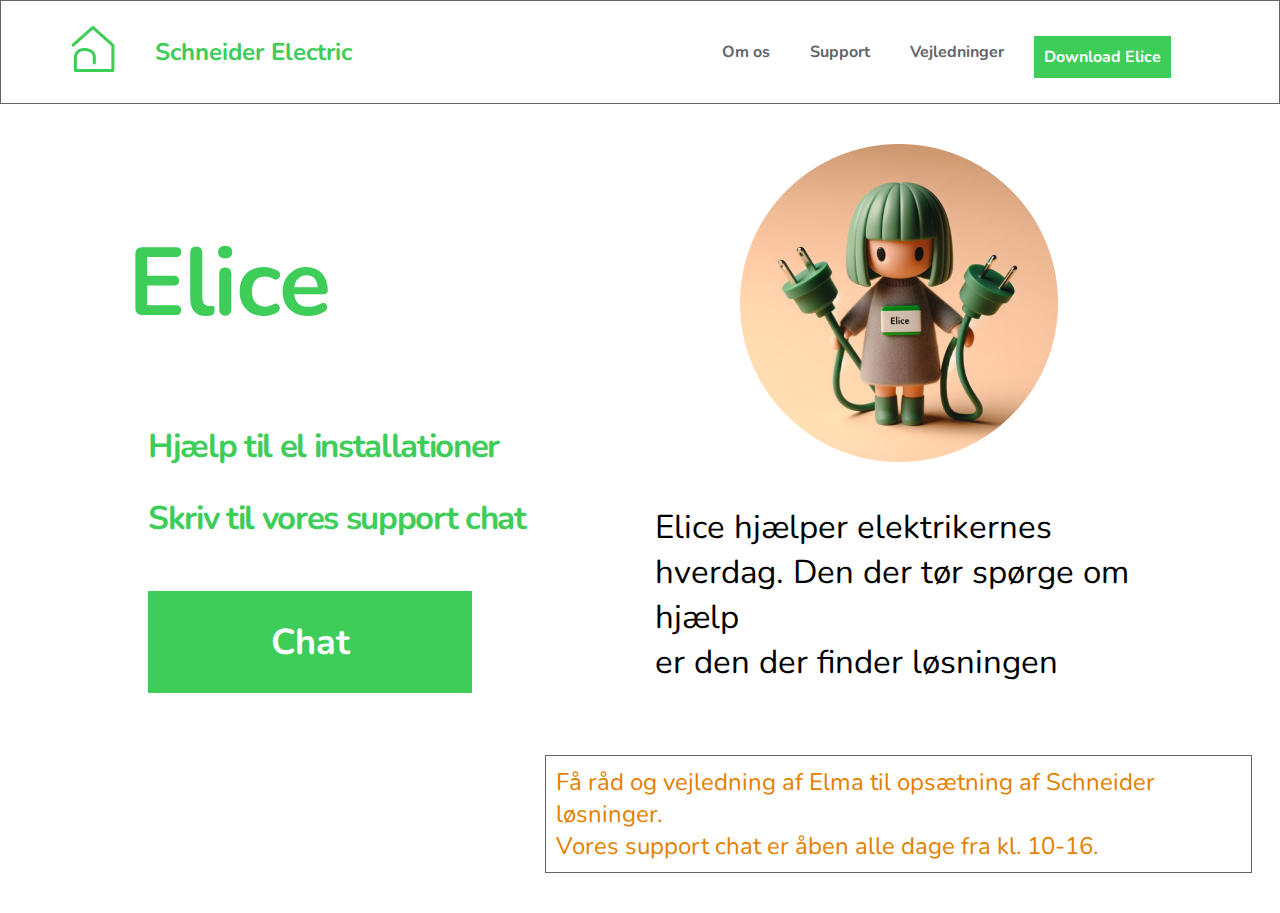
<file: index.html>
<!DOCTYPE html>
<html lang="en">

<head>
    <meta charset="UTF-8">
    <meta name="viewport" content="width=device-width, initial-scale=1.0">
    <title>Starts side</title>
    <link rel="stylesheet" href="css-filer/main.css">
    <link
        href="https://fonts.googleapis.com/css2?family=Crimson+Pro:ital,wght@0,200..900;1,200..900&family=Dancing+Script:wght@400..700&family=Lora:ital,wght@0,400..700;1,400..700&family=Nunito:ital,wght@0,200..1000;1,200..1000&family=Spectral:ital,wght@0,200;0,300;0,400;0,500;0,600;0,700;0,800;1,200;1,300;1,400;1,500;1,600;1,700;1,800&display=swap"
        rel="stylesheet">
</head>

<body>
    <!--Mobil version-->
    <div class="container">
        <h1 class="navn-e">Elice</h1>
        <h3 class="Velkommen-index">Velkommen</h3>
        <img src="img/image13.png" alt="logo" class="logo">
        <p class="nyher">Elice, appen der kan hjælpe dig</p>
        <a href="opretbruger.html" class="opretbruger-btn">Opret bruger</a>
        <p class="allerede-bruger">Allerede bruger?</p>
        <a href="logind.html" class="login-btn">Log Ind</a>
    </div>

    <!--Desktop og tablet version-->
    <nav class="navbar">
        <ul class=" nav-ul nav-ul-left">
            <li><a href="#"><img src="img/Vector.svg" alt="Schneider Electric logo"></a></li>
            <li><a href="#" class="logo-navn">Schneider Electric</a></li>
        </ul>
        <ul class="nav-ul nav-ul-right">
            <li>
                <a href="#">Om os</a>
                <ul class="sub-menu">
                    <li><a href="#">Historie</a></li>
                    <li><a href="#">Vores Værdier</a></li>
                    <li><a href="#">Vores team</a></li>
                    <li><a href="#">Anmeldelser</a></li>
                </ul>
            </li>
            <li>
                <a href="#">Support</a>
                <ul class="sub-menu">
                    <li><a href="chat.html">Chat</a></li>
                    <li><a href="#">Kundeservice</a></li>
                    <li><a href="#">Ofte stillede spørgsmål</a></li>
                </ul>
            </li>
            <li>
                <a href="#">Vejledninger</a>
                <ul class="sub-menu">
                    <li><a href="#">Fejlfindning</a></li>
                    <li><a href="#">Programmering og IT</a></li>
                    <li><a href="#">Vedligeholdelse</a></li>
                    <li><a href="installation.html">Installationer</a></li>
                    <li><a href="#">Sikkerhed</a></li>
                    <li><a href="#">Opgraderinger</a></li>
                </ul>
            </li>
            <li><a class="d-el" href="#">Download Elice</a></li>
        </ul>
    </nav>
    
    <div class="container-index">
        <div class="first-row">
            <h1 class="desktop-title">Elice</h1>
            <h2 class="desktop">Hjælp til el installationer</h2>
            <h2 class="desktop">Skriv til vores support chat</h2>
            <a href="chat.html" class="btn-chat">Chat</a>
        </div>
        <div class="second-row">
            <div class="image-content">
                <img src="img/image13.png" class="desktop-img" alt="elice app">
            </div>
            <div class="txt-content">
                <p class="desktop-txt-1">Elice hjælper elektrikernes hverdag. Den der tør spørge om hjælp<br>er den der finder løsningen</p>
                <br>
                <p class="desktop-txt">Få råd og vejledning af Elma til opsætning af Schneider løsninger.<br>Vores support chat er åben alle dage fra kl. 10-16.</p>
            </div>
        </div>
    </div>
    

</body>

</html>
</file>
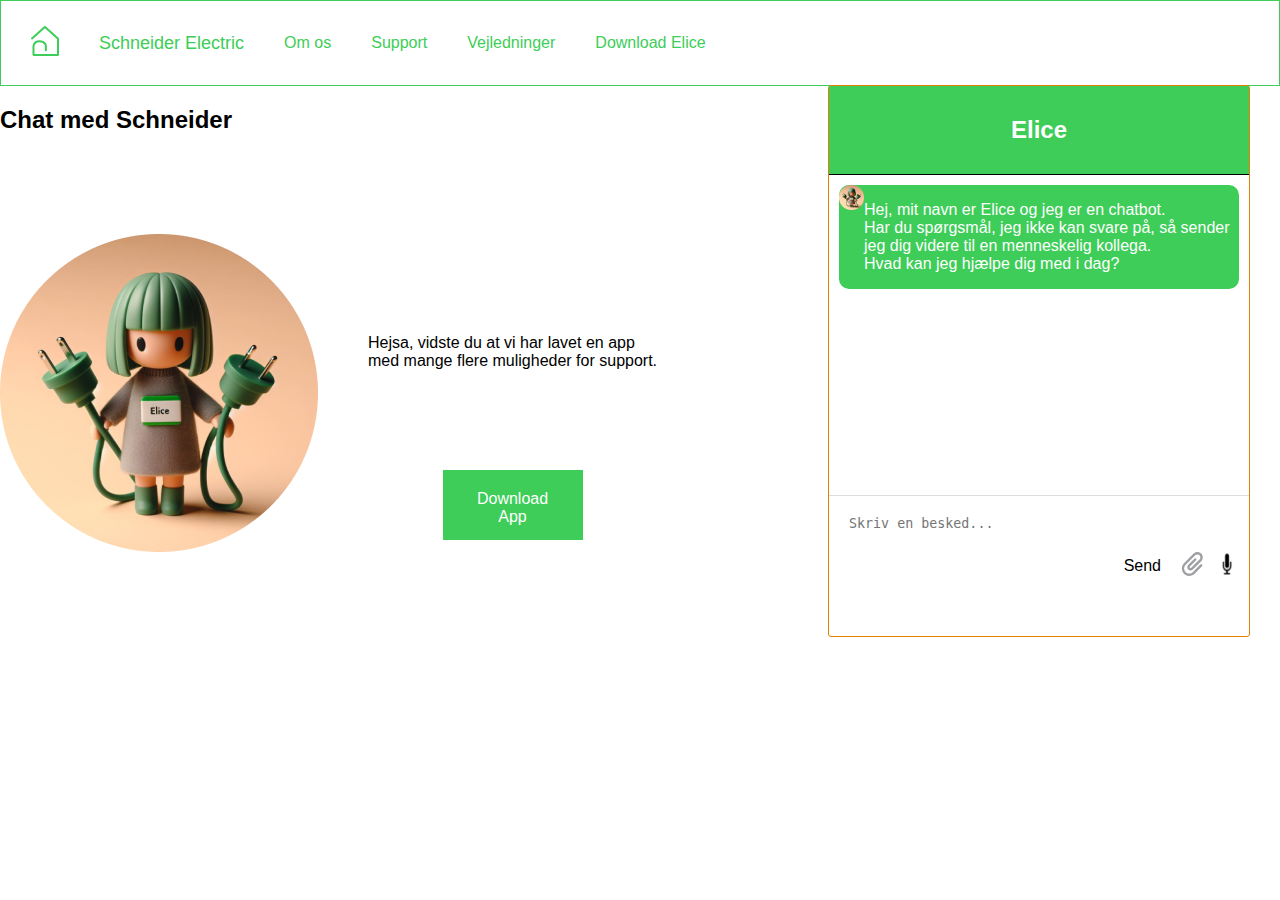
<file: chat.html>
<!DOCTYPE html>
<html lang="en">

<head>
    <meta charset="UTF-8">
    <meta name="viewport" content="width=device-width, initial-scale=1.0">
    <title>Elice</title>
    <link rel="stylesheet" href="css-filer/chat.css">
    <script src="Javascript/tanja.js"></script>
</head>

<body>
     <!--HTML til mobil version-->
    <div class="navbar">
        <ul class="nav-ul">
            <li><a href="#"><img src="img/Vector.svg" alt="Schneider Electric logo"></a></li>
            <li><a href="#" class="logo-navn">Schneider Electric</a></li>
            <li>
                <a href="#">Om os</a>
                <ul class="sub-menu">
                    <li><a href="#">Historie</a></li>
                    <li><a href="#">Vores Værdier</a></li>
                    <li><a href="#">Vores team</a></li>
                    <li><a href="#">Anmeldelser</a></li>
                </ul>
            </li>
            <li>
                <a href="#">Support</a>
                <ul class="sub-menu">
                    <li><a href="chat.html">Chat</a></li>
                    <li><a href="#">Kundeservice</a></li>
                    <li><a href="#">Ofte stillede spørgsmål</a></li>
                </ul>
            </li>
            <li>
                <a href="#">Vejledninger</a>
                <ul class="sub-menu">
                    <li><a href="#">Fejlfindning</a></li>
                    <li><a href="#">Programmering og IT</a></li>
                    <li><a href="#">Vedligeholdelse</a></li>
                    <li><a href="installation.html">Installationer</a></li>
                    <li><a href="#">Sikkerhed</a></li>
                    <li><a href="#">Opgraderinger</a></li>
                </ul>
            </li>
            <li><a href="#">Download Elice</a></li>
        </ul>
    </div>
    

    <h2 class="title-chat">Chat med Schneider</h2>
    <div class="img-d-btn">
        <div class="img-elice">
            <img src="img/image13.png" alt="Elice Image">
        </div>
        <div class="app-download-div">
            <p class="desktop-chat-txt">Hejsa, vidste du at vi har lavet en app <br>med mange flere muligheder for support.</p>
            <a href="#" class="app-download-btn">Download App</a>
        </div>
    </div>
   <!--desktop slut-->
   <nav class="navbar-top">
    <div class="top-nav">
        <div class="logo-left">
            <a href="forside.html"><img src="img/Vector.svg" class="topbar" alt="Logo"></a>
            <a href="forside.html" class="logo-txt">Schneider Electric</a>
        </div>
        <img src="img/person-1.svg" class="topbar1" alt="profil">
        <a href="forside.html"><img src="img/tilbagepil.svg" class="tilbage" alt="tilbage pil"></a>
    </div>
</nav>
        <div class="chatbot">
            <header class="elice">
                <h2>Elice</h2>
            </header>
            <ul class="chatbox">
                <li class="chat incoming">
                    <span class="material-symbols-outlined"><img src="img/image13.png" class="bot-img" alt=""></span>
                    <p>Hej, mit navn er Elice og jeg er en chatbot.<br> Har du spørgsmål, jeg ikke kan svare på, så
                        sender jeg dig videre til en menneskelig kollega. <br> Hvad kan jeg hjælpe dig med i dag?</p>
                </li>
            </ul>
            <div class="chat-input">
                <textarea placeholder="Skriv en besked..." class="texarea"></textarea>
                <div class="input-icons">
                    <span id="send-btn" class="material-symbols-outlined">Send</span>
                    <span><img src="img/papirklip.svg" class="icon-chat" alt="papirklip"></span>
                    <span><img src="img/Microphone.png" class="icon-chat" alt="mic"></span>
                </div>
            </div>
        </div>

        <footer class="navbar-bund">
            <ul class="bund-nav">
                <li>
                    <a href="forside.html" class="nav-a">
                        <img src="img/Vector.svg" class="icon" alt="home" >
                        start
                    </a>
                </li>
                <li>
                    <a href="#" class="nav-a">
                        <img src="img/Group1.svg" class="icon" alt="søg">
                        søg
                    </a>
                </li>
                <li>
                    <a href="chat.html" class="nav-a">
                        <img src="img/Group.svg" class="icon" alt="chat">
                        chat
                    </a>
                </li>
                <li>
                    <a href="#" class="nav-a">
                        <img src="img/Vector(1).svg" class="icon" alt="menu"/>
                        menu
                    </a>
                </li>
            </ul>
        </footer>

        <!--HTML til desktop-->
        
</body>

</html>
</file>
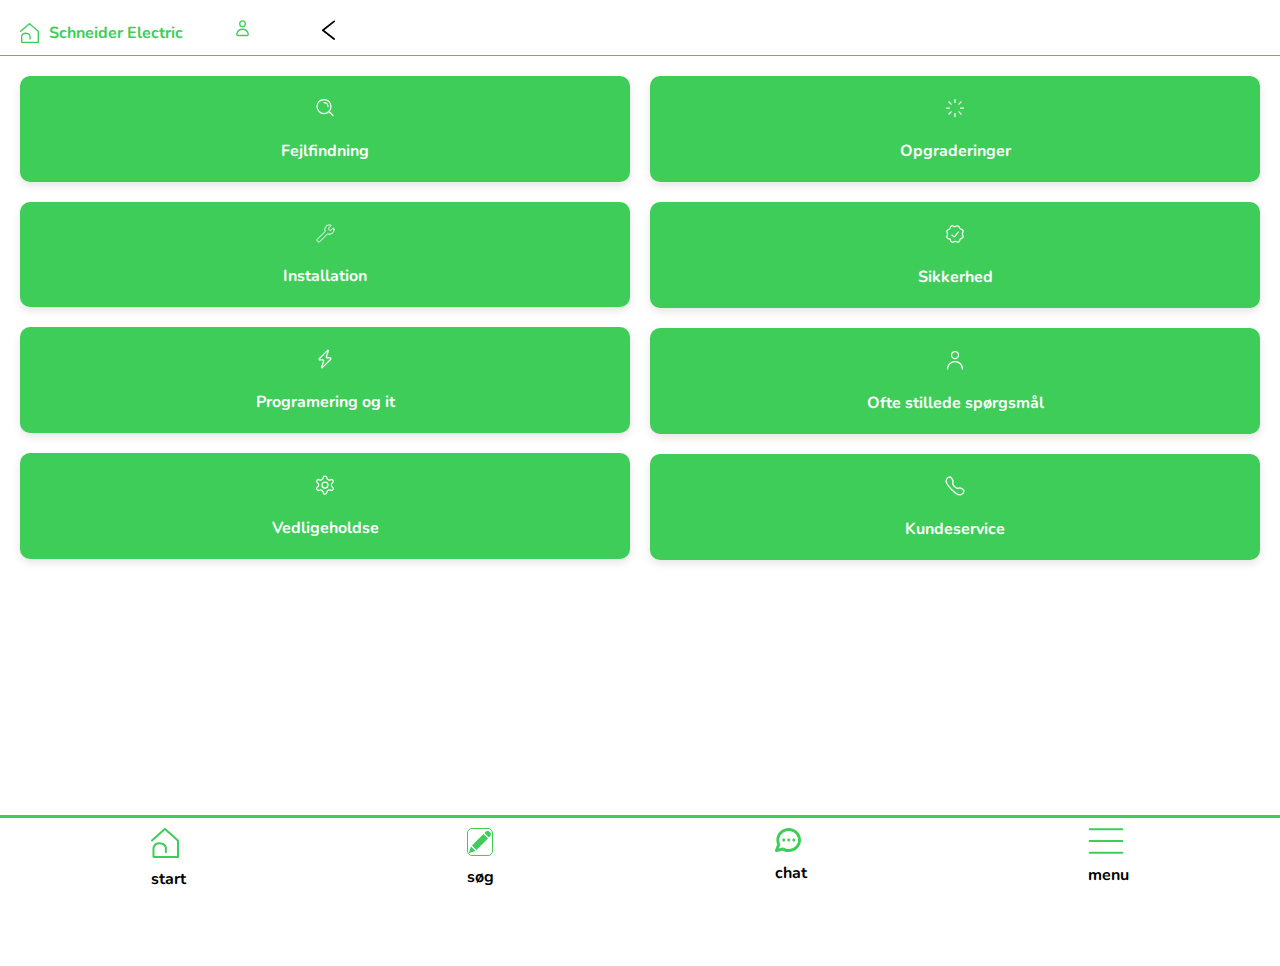
<file: forside.html>
<!DOCTYPE html>
<html lang="en">

<head>
    <meta charset="UTF-8">
    <meta name="viewport" content="width=device-width, initial-scale=1.0">
    <title>Elice</title>
    <link rel="stylesheet" href="css-filer/forside.css">
    <link
        href="https://fonts.googleapis.com/css2?family=Crimson+Pro:ital,wght@0,200..900;1,200..900&family=Dancing+Script:wght@400..700&family=Lora:ital,wght@0,400..700;1,400..700&family=Nunito:ital,wght@0,200..1000;1,200..1000&family=Spectral:ital,wght@0,200;0,300;0,400;0,500;0,600;0,700;0,800;1,200;1,300;1,400;1,500;1,600;1,700;1,800&display=swap"
        rel="stylesheet">
</head>

<body>
    <nav class="navbar-top">
        <div class="top-nav">
            <div class="logo-left">
                <a href="forside.html"><img src="img/Vector.svg" class="topbar" alt="Logo"></a>
                <a href="forside.html" class="logo-txt">Schneider Electric</a>
            </div>
            <img src="img/person-1.svg" class="topbar1" alt="profil">
            <a href="kategoribilleder.html"><img src="img/tilbagepil.svg" class="tilbage" alt="tilbage pil"></a>
        </div>
    </nav>
    <div class="container-forside">
        <div class="column">
            <div class="box">
                <img src="img/search.svg" class="icon-box" alt="search">
                <a href="#">Fejlfindning</a>
            </div>
            <div class="box">
                <img src="img/mynaui_tool.svg" class="icon-box" alt="tool">
                <a href="installation.html">Installation</a>
            </div>
            <div class="box">
                <img src="img/bolt.svg" class="icon-box" alt="bolt">
                <a href="#">Programering og it</a>
            </div>
            <div class="box">
                <img src="img/settings.svg" class="icon-box" alt="setting">
                <a href="#">Vedligeholdse</a>
            </div>
        </div>
        <div class="column">
            <div class="box">
                <img src="img/loading.svg" class="icon-box" alt="loading">
                <a href="#">Opgraderinger</a>
            </div>
            <div class="box">
                <img src="img/blob-verified.svg" class="icon-box" alt="blob-verified">
                <a href="#">Sikkerhed</a>
            </div>
            <div class="box">
                <img src="img/person.svg" class="icon-box" alt="person">
                <a href="#">Ofte stillede spørgsmål</a>
            </div>
            <div class="box">
                <img src="img/device-phone.svg" class="icon-box" alt="kundeservice">
                <a href="#">Kundeservice</a>
            </div>
        </div>
    </div>

    <footer class="navbar-bund">
        <ul class="bund-nav">
            <li>
                <a href="forside.html" class="nav-a">
                    <img src="img/Vector.svg" class="icon" alt="home" />
                    start
                </a>
            </li>
            <li>
                <a href="#" class="nav-a">
                    <img src="img/Group1.svg" class="icon" alt="søg">
                    søg
                </a>
            </li>
            <li>
                <a href="chat.html" class="nav-a">
                    <img src="img/Group.svg" class="icon" alt="chat">
                    chat
                </a>
            </li>
            <li>
                <a href="#" class="nav-a">
                    <img src="img/Vector(1).svg" class="icon" alt="menu">
                    menu
                </a>
            </li>
        </ul>
    </footer>
</body>

</html>
</file>
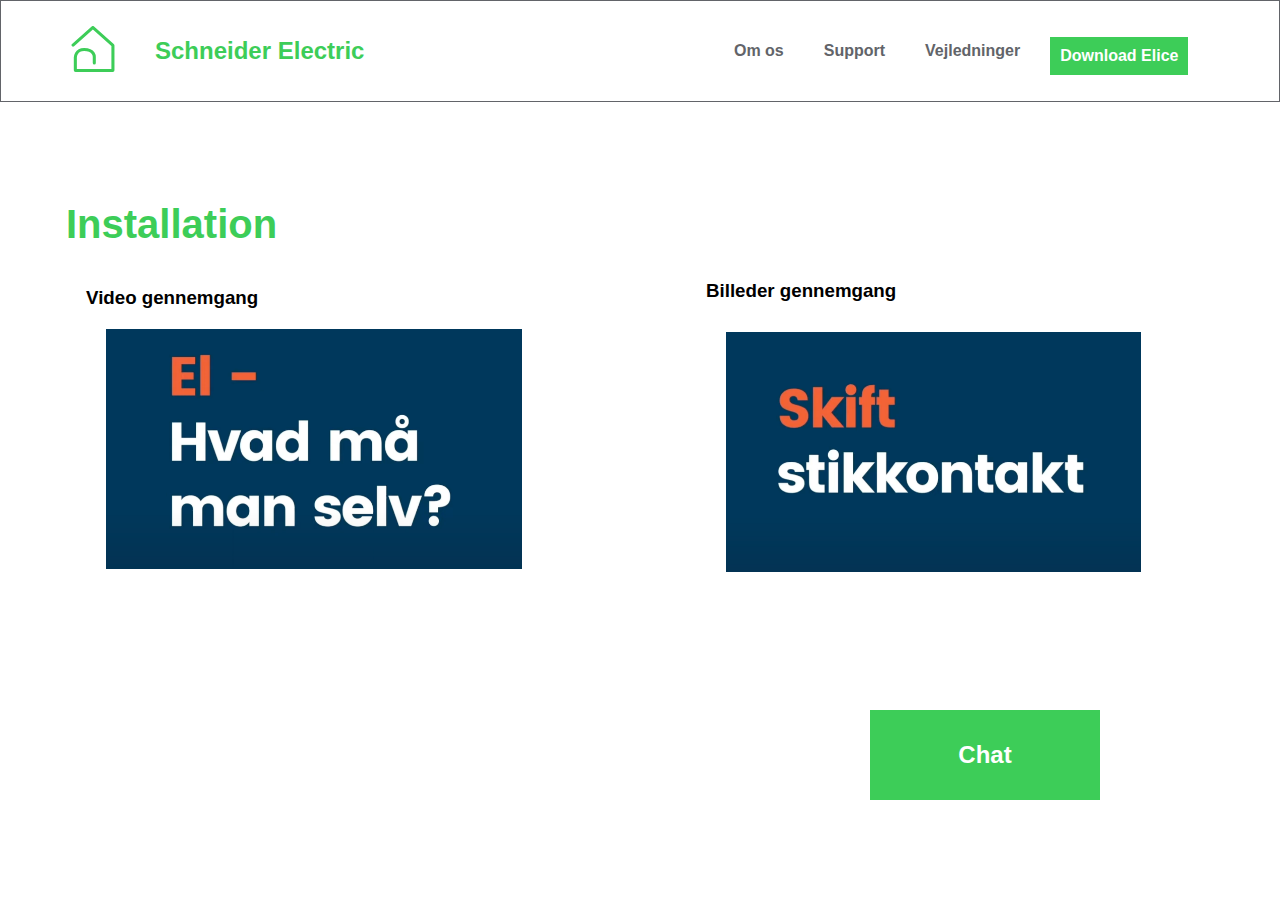
<file: installation.html>
<!DOCTYPE html>
<html lang="en">

<head>
    <meta charset="UTF-8">
    <meta name="viewport" content="width=device-width, initial-scale=1.0">
    <title>Installation</title>
    <link rel="stylesheet" href="css-filer/main.css">
</head>

<body>
<!--mobile version-->
    <nav class="navbar-top">
        <div class="top-nav">
            <div class="logo-left">
                <a href="forside.html"><img src="img/Vector.svg" class="topbar" alt="Logo"></a>
                <a href="forside.html" class="logo-txt">Schneider Electric</a>
            </div>
            <img src="img/person-1.svg" class="topbar1" alt="profil">
            <a href="forside.html"><img src="img/tilbagepil.svg" class="tilbage" alt="tilbage pil"></a>
        </div>
    </nav>
    <div class="installation-container">
        <h2 class="installation">Installation</h2>
        <h3 class="installation-h3">Video gennemgang</h3>
        <img src="img/video.png" class="img-installation" alt="billede af en tekst.">
        <h3 class="installation-h3">Billeder gennemgang</h3>
        <a href="kategoribilleder.html"> <img src="img/billede.png" class="img-installation"
                alt="billede af en tekst."></a>
    </div>


    <footer class="navbar-bund">
        <ul class="bund-nav">
            <li>
                <a href="forside.html" class="nav-a">
                    <img src="img/Vector.svg" class="icon" alt="home" />
                    start
                </a>
            </li>
            <li>
                <a href="#" class="nav-a">
                    <img src="img/Group1.svg" class="icon" alt="søg">
                    søg
                </a>
            </li>
            <li>
                <a href="chat.html" class="nav-a">
                    <img src="img/Group.svg" class="icon" alt="chat">
                    chat
                </a>
            </li>
            <li>
                <a href="#" class="nav-a">
                    <img src="img/Vector(1).svg" class="icon" alt="menu">
                    menu
                </a>
            </li>
        </ul>
    </footer>

<!--desktop version-->
<nav class="navbar">
    <ul class=" nav-ul nav-ul-left">
        <li><a href="#"><img src="img/Vector.svg" alt="Schneider Electric logo"></a></li>
        <li><a href="#" class="logo-navn">Schneider Electric</a></li>
    </ul>
    <ul class="nav-ul nav-ul-right">
        <li>
            <a href="#">Om os</a>
            <ul class="sub-menu">
                <li><a href="#">Historie</a></li>
                <li><a href="#">Vores Værdier</a></li>
                <li><a href="#">Vores team</a></li>
                <li><a href="#">Anmeldelser</a></li>
            </ul>
        </li>
        <li>
            <a href="#">Support</a>
            <ul class="sub-menu">
                <li><a href="chat.html">Chat</a></li>
                <li><a href="#">Kundeservice</a></li>
                <li><a href="#">Ofte stillede spørgsmål</a></li>
            </ul>
        </li>
        <li>
            <a href="#">Vejledninger</a>
            <ul class="sub-menu">
                <li><a href="#">Fejlfindning</a></li>
                <li><a href="#">Programmering og IT</a></li>
                <li><a href="#">Vedligeholdelse</a></li>
                <li><a href="installation.html">Installationer</a></li>
                <li><a href="#">Sikkerhed</a></li>
                <li><a href="#">Opgraderinger</a></li>
            </ul>
        </li>
        <li><a class="d-el" href="#">Download Elice</a></li>
    </ul>
</nav>
<h2 class="installation2">Installation</h2>

<div class="installation-container2">
    <div class="first">
        <h3 class="installation-h3-2">Video gennemgang</h3>
        <img src="img/billede2-desktop.png" class="img-installation2" alt="billede af en tekst.">
    </div>
    <div class="second">
    <h3 class="installation-h3-2">Billeder gennemgang</h3>
    <a href="kategoribilleder.html"> <img src="img/billede-desktop.png" class="img-installation2"
            alt="billede af en tekst."></a>
    </div>
</div>

<a href="chat.html" class="btn-chat2">Chat
</a>

</body>

</html>
</file>
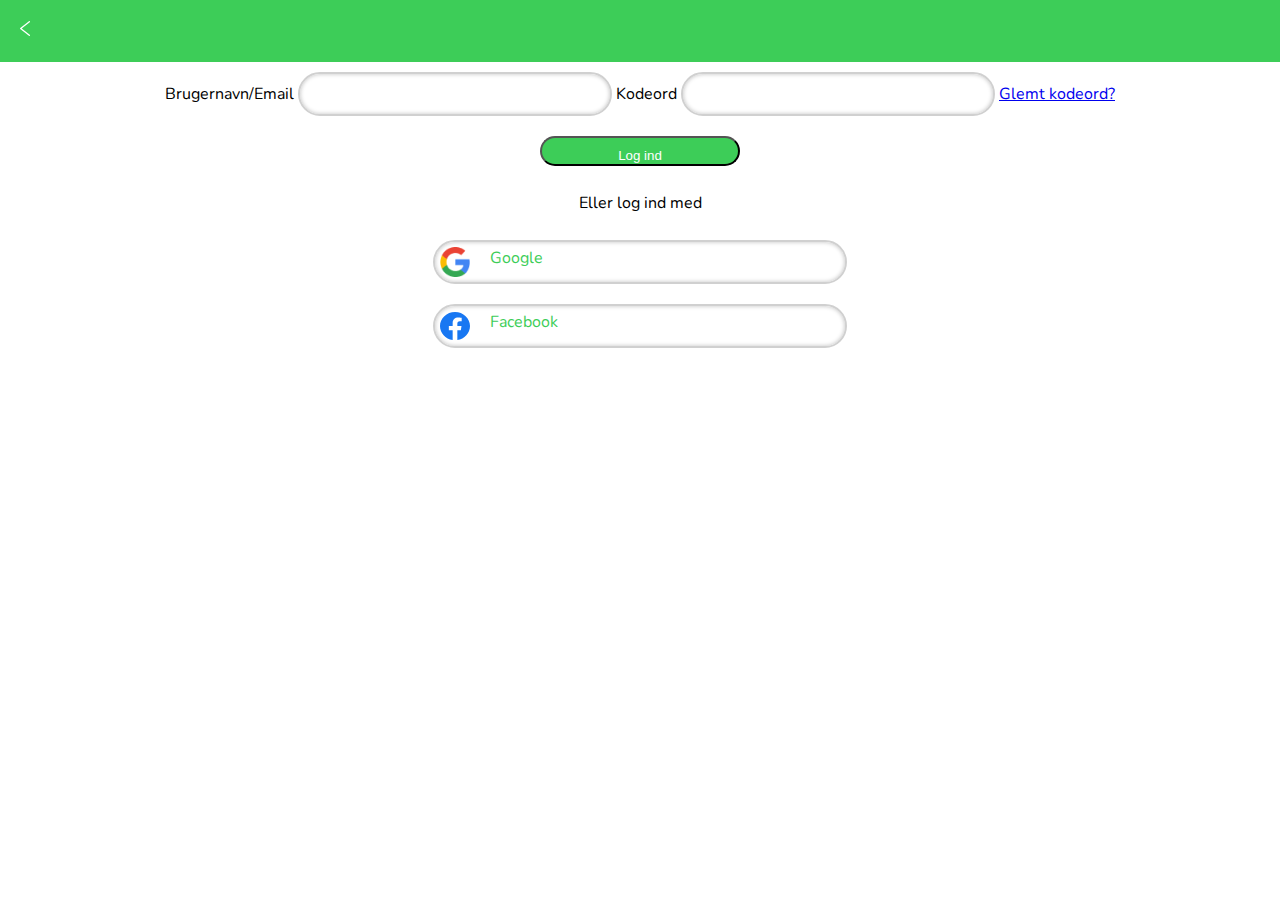
<file: logind.html>
<!DOCTYPE html>
<html lang="en">

<head>
    <meta charset="UTF-8">
    <meta name="viewport" content="width=device-width, initial-scale=1.0">
    <title>Log ind</title>
    <link rel="stylesheet" href="css-filer/logind.css">
    <link href="https://fonts.googleapis.com/css2?family=Crimson+Pro:ital,wght@0,200..900;1,200..900&family=Dancing+Script:wght@400..700&family=Lora:ital,wght@0,400..700;1,400..700&family=Nunito:ital,wght@0,200..1000;1,200..1000&family=Spectral:ital,wght@0,200;0,300;0,400;0,500;0,600;0,700;0,800;1,200;1,300;1,400;1,500;1,600;1,700;1,800&display=swap"
        rel="stylesheet">
    <script defer src="Javascript/shirley.js"></script>
</head>

<body>
    <nav class="navbar-top-opret">
        <div class="top-nav">
            <div class="left-content">
                <a href="index.html" class="a-img">
                    <img src="img/tilbagepil2.svg" class="tilbage" alt="tilbage pil">
                </a>
            </div>
        </div>
    </nav>
    <div class="login-body">
        <form id="login-form">
            <label for="username" class="em">Brugernavn/Email</label>
            <input type="text" id="username" name="username" class="brn-em" required>
            
            <label for="password" class="kode">Kodeord</label>
            <input type="password" id="password" name="password" class="kodeord" required>
            
            <a href="#" class="glemt">Glemt kodeord?</a>
            
            <button type="submit" class="login-btn">Log ind</button>
        </form>
        
        <p class="opret-bruger-med">Eller log ind med</p>
        <a href="#" class="opretside"><img src="img/Socialgoogle.png" class="some google" alt="Google icon">Google</a>
        <a href="#" class="opretside"><img src="img/socialfacebook.svg" class="some facebook" alt="facebook icon">Facebook</a>
    </div>
</body>

</html>
</file>
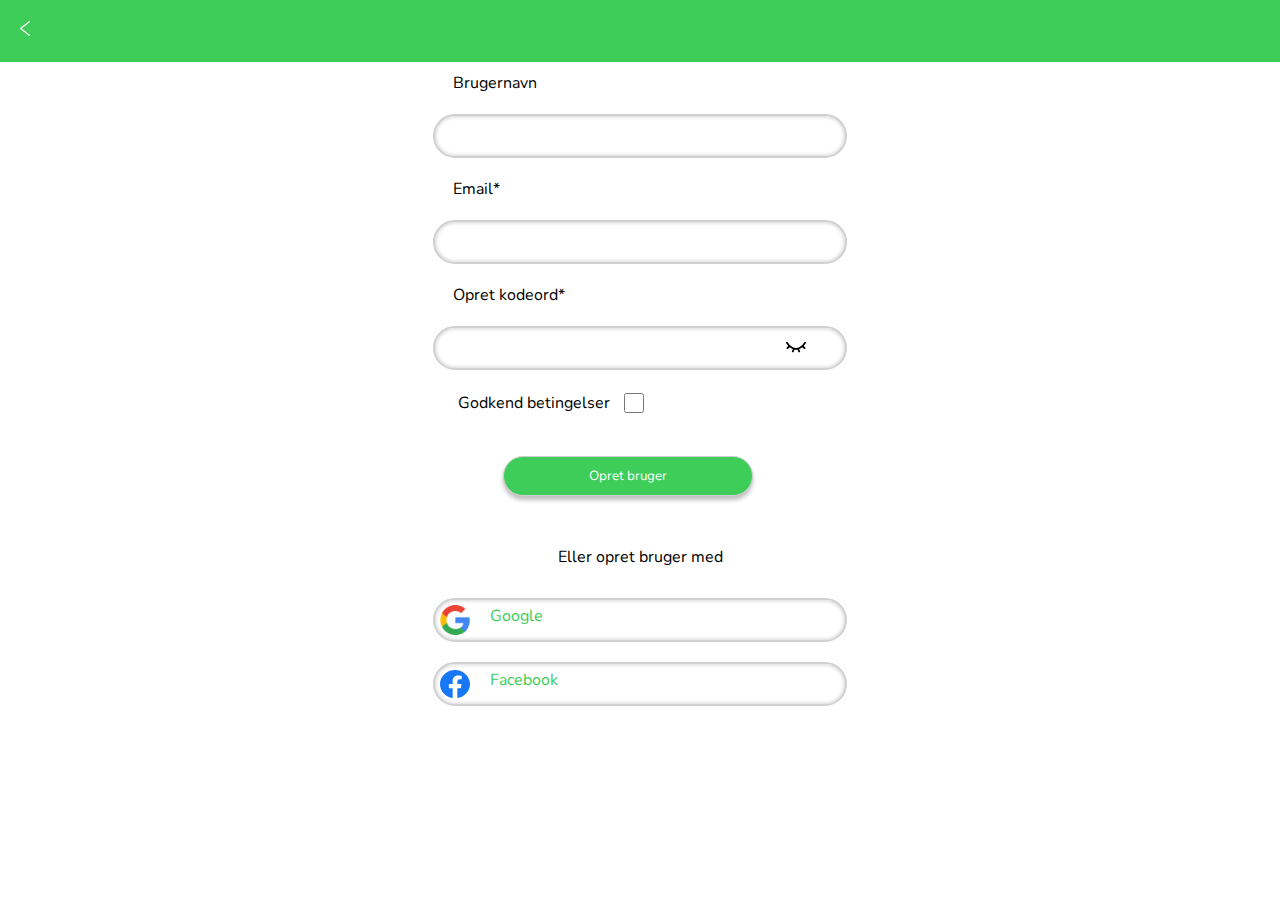
<file: opretbruger.html>
<!DOCTYPE html>
<html lang="en">

<head>
    <meta charset="UTF-8">
    <meta name="viewport" content="width=device-width, initial-scale=1.0">
    <title>Opretbruger</title>
    <link rel="stylesheet" href="css-filer/opretbruger.css">
    <link
        href="https://fonts.googleapis.com/css2?family=Crimson+Pro:ital,wght@0,200..900;1,200..900&family=Dancing+Script:wght@400..700&family=Lora:ital,wght@0,400..700;1,400..700&family=Nunito:ital,wght@0,200..1000;1,200..1000&family=Spectral:ital,wght@0,200;0,300;0,400;0,500;0,600;0,700;0,800;1,200;1,300;1,400;1,500;1,600;1,700;1,800&display=swap"
        rel="stylesheet">
    <script src="Javascript/lousie.js" defer></script>
</head>

<body>
    <nav class="navbar-top-opret">
        <div class="top-nav">
            <div class="left-content">
                <a href="index.html" class="a-img">
                    <img src="img/tilbagepil2.svg" class="tilbage" alt="tilbage pil">
                </a>
            </div>
        </div>
    </nav>
    <div class="opbru-body">
        <form id="opbru">
            <p class="brugernavn">Brugernavn</p>
            <input type="text" class="bruger" id="bruger">
            <p class="em">Email*</p>
            <input type="email" class="email" id="em">
            <p class="opk">Opret kodeord*</p>
            <div class="password-container">
                <input type="password" class="kodeord" id="kode">
                <button type="button" onclick="togglePasswordVisibility()">
                    <img src="img/eye.svg" id="eye" alt="Vis/skjul kodeord">
                    <!-- SVG-ikon til at vise/skjule kodeord -->
                </button>
            </div>
            <div class="checkbox-container">
                <p class="p-checkbox">Godkend betingelser</p>
                <input type="checkbox" class="checkbox" id="term">
            </div>
            <button type="submit" class="opet-btn" id="opbru-btn">Opret bruger</button>
        </form>
        <p class="opret-bruger-med">Eller opret bruger med</p>
        <a href="#" class="opretside"><img src="img/Socialgoogle.png" class="some google" alt="Google icon">Google</a>
        <a href="#" class="opretside"><img src="img/socialfacebook.svg" class="some facebook"
                alt="facebook icon">Facebook</a>
    </div>
</body>

</html>
</file>
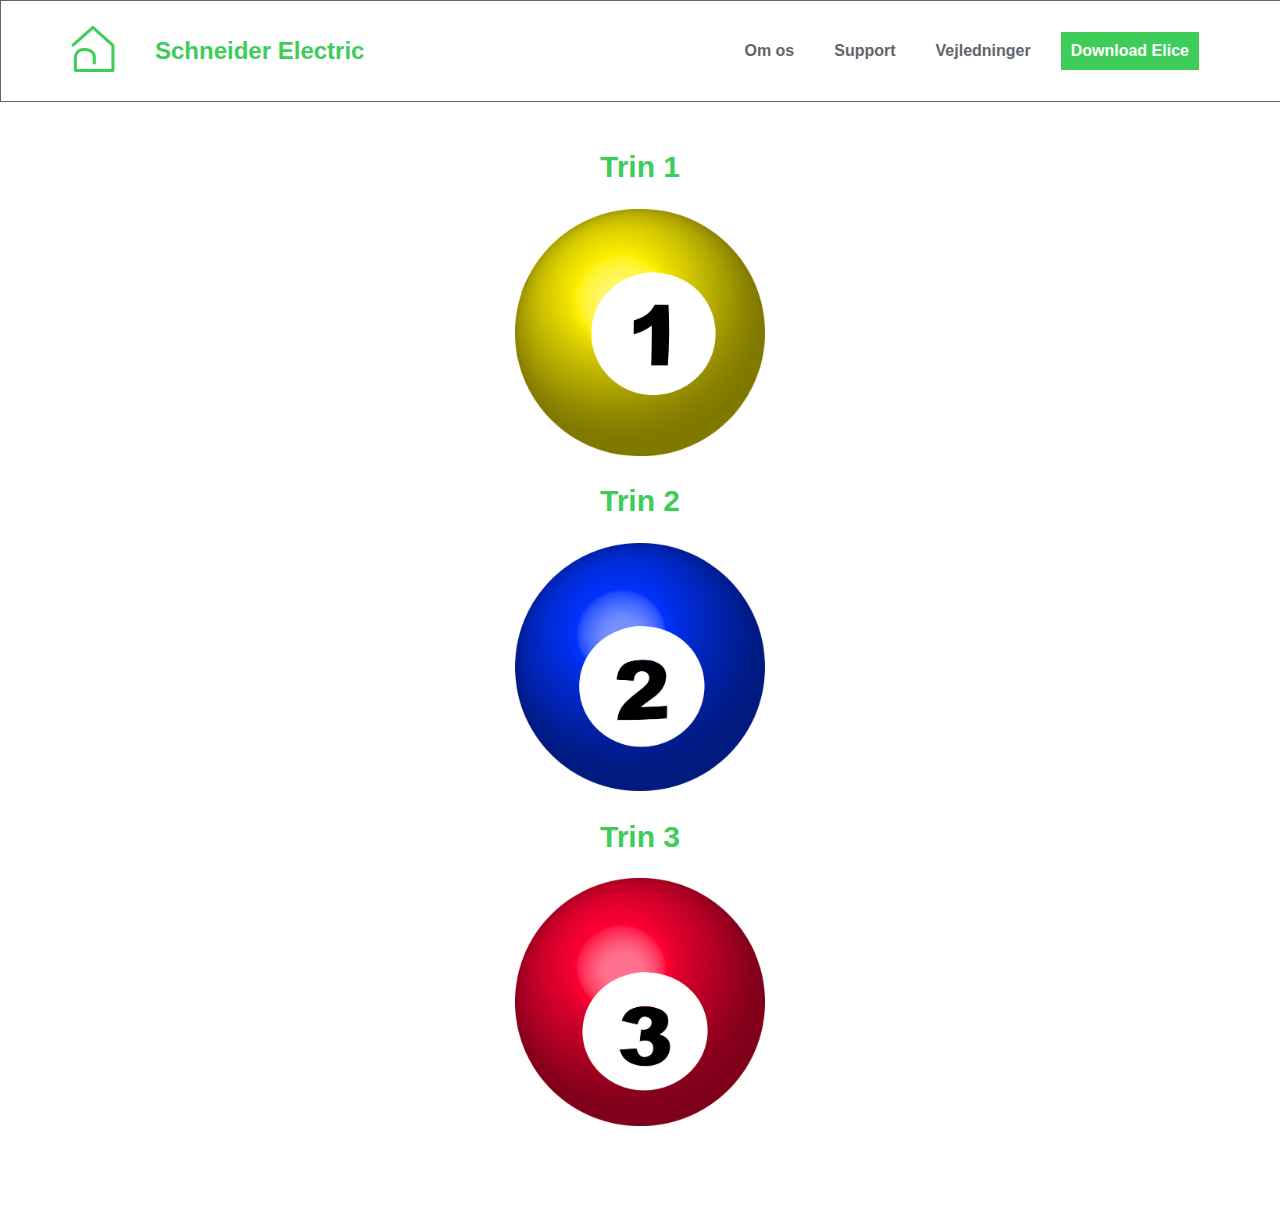
<file: tringuide.html>
<!DOCTYPE html>
<html lang="en">

<head>
    <meta charset="UTF-8">
    <meta name="viewport" content="width=device-width, initial-scale=1.0">
    <title>Document</title>
    <link rel="stylesheet" href="css-filer/tringuide.css">
    <script src="Javascript/lotte.js" defer></script>
</head>

<body>
    <!--mobile version-->
    <nav class="navbar-top">
        <div class="top-nav">
            <div class="logo-left">
                <a href="forside.html"><img src="img/Vector.svg" class="topbar" alt="Logo"></a>
                <a href="forside.html" class="logo-txt">Schneider Electric</a>
            </div>
            <img src="img/person-1.svg" class="topbar1" alt="profil">
            <a href="kategoribilleder.html"><img src="img/tilbagepil.svg" class="tilbage" alt="tilbage pil"></a>
        </div>
    </nav>
    <div class="steps-container">
    </div>

    <footer class="navbar-bund">
        <ul class="bund-nav">
            <li>
                <a href="forside.html" class="nav-a">
                    <img src="img/Vector.svg" class="icon" alt="home" />
                    start
                </a>
            </li>
            <li>
                <a href="#" class="nav-a">
                    <img src="img/Group1.svg" class="icon" alt="søg">
                    søg
                </a>
            </li>
            <li>
                <a href="chat.html" class="nav-a">
                    <img src="img/Group.svg" class="icon" alt="chat">
                    chat
                </a>
            </li>
            <li>
                <a href="#" class="nav-a">
                    <img src="img/Vector(1).svg" class="icon" alt="menu">
                    menu
                </a>
            </li>
        </ul>
    </footer>

    <!--desktop version-->
    <nav class="navbar">
        <ul class=" nav-ul nav-ul-left">
            <li><a href="#"><img src="img/Vector.svg" alt="Schneider Electric logo"></a></li>
            <li><a href="#" class="logo-navn">Schneider Electric</a></li>
        </ul>
        <ul class="nav-ul nav-ul-right">
            <li>
                <a href="#">Om os</a>
                <ul class="sub-menu">
                    <li><a href="#">Historie</a></li>
                    <li><a href="#">Vores Værdier</a></li>
                    <li><a href="#">Vores team</a></li>
                    <li><a href="#">Anmeldelser</a></li>
                </ul>
            </li>
            <li>
                <a href="#">Support</a>
                <ul class="sub-menu">
                    <li><a href="chat.html">Chat</a></li>
                    <li><a href="#">Kundeservice</a></li>
                    <li><a href="#">Ofte stillede spørgsmål</a></li>
                </ul>
            </li>
            <li>
                <a href="#">Vejledninger</a>
                <ul class="sub-menu">
                    <li><a href="#">Fejlfindning</a></li>
                    <li><a href="#">Programmering og IT</a></li>
                    <li><a href="#">Vedligeholdelse</a></li>
                    <li><a href="installation.html">Installationer</a></li>
                    <li><a href="#">Sikkerhed</a></li>
                    <li><a href="#">Opgraderinger</a></li>
                </ul>
            </li>
            <li><a class="d-el" href="#">Download Elice</a></li>
        </ul>
    </nav>

</body>

</html>
</file>
<file: css-filer/main.css>
/* Gennerelt styling */
body {
    margin: 0px;
    padding: 0px;
    font-family: var(--font-family);
}

:root {
    --background-color: #FFFFFF; /* Tilføj en passende værdi */
    --txt-color: #000000;
    --txt-color-2: #FFFFFF;
    --main-color: #3DCD58;
    --only-logo-color: #009530;
    --support-color-1: #626469;
    --support-color-2: #9FA0A4;
    --skye-blue: #42B4E6;
    --se-sonflower-yellow: #FFD100;
    --se-honeysuckle-orange: #E47F00;
    --se-fuchsia-red: #B10043;
    --font-family: "Nunito", sans-serif;
    --lofi: #626469;
}

/* generelt styling slut */

/* mobile */
/* nav bar til bunden af appen */
.navbar-bund {
    background-color: var(--txt-color-2);
    color: var(--support-color-1);
    border-top: 3px solid var(--main-color);
    padding: 0px;
    position: fixed;
    bottom: 0;
    width: 100%;
    z-index: 5;
}

.bund-nav {
    list-style: none;
    display: flex;
    flex-direction: row;
    justify-content: space-around;
    margin: 10px;
    padding: 0;
}

.nav-a {
    text-decoration: none;
    color: var(--txt-color);
}

.icon {
    display: block;
    margin-bottom: 10px;
}

/* nav bar til bunden af appen slut */

/* Navbar til toppen af appen */
.navbar-top {
    display: flex;
    height: 55px;
    justify-content: space-between;
    align-items: center;
    border-bottom: 1px solid var(--main-color);
    padding: 0 20px;
}

.top-nav {
    display: flex;
    align-items: center;
    flex-grow: 1;
}

.logo-left {
    display: flex;
    align-items: center;
}

.logo-left img {
    display: block;
    margin-right: 10px;
    height: 20px;
}

.logo-txt {
    text-decoration: none;
    color: var(--main-color);
    font-weight: bold;
    font-size: 16px;
}

.topbar1,
.tilbage {
    margin-left: 50px;
    height: 20px;
}

.tilbage {
    margin-left: 70px;
}

/* Navbar til toppen af appen slut */

.navn-e {
    font-size: 65px;
    margin: 0;
    color: var(--support-color-1);
}

.Velkommen-index {
    color: var(--support-color-1);
}

.container {
    display: flex;
    flex-direction: column;
    align-items: center;
    justify-content: center;
    height: 100vh;
}

/* styling af index */
.nav-ul, .container-index{
    display: none;
}

.nyher {
    font-family: var(--font-family);
    color: var(--txt-color);
    margin-bottom: 20px;
}

.opretbruger-btn,
.login-btn {
    width: 200px;
    height: 30px;
    border-radius: 23px;
    text-align: center;
    display: block;
    text-decoration: none;
    margin: 10px;
}

.opretbruger-btn {
    border: 2px solid var(--main-color);
    background: var(--txt-color-2);
    color: var(--main-color);
    box-shadow: 0px 1px 4px 0px rgba(0, 0, 0, 0.25);
}

.login-btn {
    background-color: var(--main-color);
    color: var(--txt-color-2);
    padding: 10px;
}

.allerede-bruger {
    display: block;
    margin-bottom: 10px;
    color: var(--support-color-1);
}

.logo {
    width: 176px;
    height: 176px;
    border-radius: 9999999;
    margin-bottom: 20px;
}

/* styling af forside */
.container-forside {
    display: grid;
    grid-template-columns: repeat(2, 1fr);
    gap: 20px;
    justify-content: center;
    align-items: start;
    height: calc(100vh - 30px);
    padding: 20px;
    margin-top: 0;
}

.column {
    display: flex;
    flex-direction: column;
    gap: 20px;
    margin: 0;
}

.box {
    display: flex;
    flex-direction: column;
    align-items: center;
    text-align: center;
    color: var(--txt-color-2);
    background-color: var(--main-color);
    padding: 20px;
    border-radius: 10px;
    box-shadow: 0 4px 8px rgba(0, 0, 0, 0.1);
    transition: transform 0.2s;
}

.box:hover {
    transform: scale(1.05);
}

.icon-box {
    max-width: 50px;
    margin-bottom: 10px;
}

a {
    text-decoration: none;
    color: inherit;
    font-weight: bold;
    margin-top: 10px;
}

/* styling af forside slut */

/* styling af installation */
.nav-ul, .installation-container2, .btn-chat2{
    display: none;
}

.installation-container {
    display: flex;
    flex-direction: column;
    align-items: center;
    justify-content: center;
    text-align: center;
    height: calc(100vh - 30px);
    gap: 20px;
    margin: 0;
    padding: 0;
}

.installation,
.installation-h3 {
    margin: 0;
}

.img-installation {
    max-width: 100%;
    height: auto;
}
/* styling af installation slut */

.navbar, .kategorier2, .btn-chat2, .kategori-overskrift{
    display: none;
}

/* styling af Kategoriger */
.kategorier {
    display: flex;
    flex-direction: column;
    justify-content: center;
    align-items: center;
    gap: 10px;
    margin: 0;
    padding: 20px 0;
}

.kategori-item {
    display: flex;
    flex-direction: column;
    align-items: center;
    text-align: center;
    max-width: 150px;
}

.kategori-item a {
    margin-bottom: 10px;
    text-decoration: none;
    color: var(--main-color);
    font-weight: bold;
}

.kategori-item img {
    max-width: 100%;
    height: auto; 
    border-radius: 5px;
}

/* styling af Kategoriger slut */


/* tablet */
@media (min-width: 700px) {}

/* desktop */
@media (min-width: 900px) {
    /* CSS mobile version */
    .navn-e,
    .Velkommen-index,
    .container,
    .logo,
    .nyher,
    .opretbruger-btn,
    .login-btn,
    .allerede-bruger {
        display: none;
    }

    /* CSS mobile version slut */

    /* desktop navbar */
    .navbar {
        display: flex;
        flex-direction: row;
        align-items: center;
        background-color: var(--txt-color-2);
        border: 1px solid var(--support-color-1);
        padding: 25px 20px;
    }

    .nav-ul {
        list-style: none;
        display: flex;
        align-items: center;
        justify-content: space-evenly;
        margin: 0;
    }

    .nav-ul a {
        text-decoration: none;
        color: var(--support-color-1);
        padding: 10px;
    }

    .nav-ul li {
        position: relative;
        margin-right: 20px;
    }

    .nav-ul li:last-child {
        margin-right: 0;
    }

    .nav-ul-left{
        margin-right: 25%;
    }

    .nav-ul-rigth{
        margin-left: 20%;
    }

    .logo-navn {
        color: var(--main-color) !important;
        font-size: 24px;
        text-decoration: none;
    }
    .nav-ul li a img {
        width: 44px;
        height: 46px;
        margin: 0;
        padding: 0;
    }

    .sub-menu {
        display: none;
        position: absolute;
        top: 100%;
        left: 0;
        background-color: var(--txt-color-2);
        box-shadow: 0 8px 16px rgba(0, 0, 0, 0.1);
        list-style: none;
        margin: 0;
        padding: 0;
        z-index: 1;
    }

    .sub-menu li {
        width: 200px;
    }

    .sub-menu li a {
        display: block;
        padding: 10px;
        color: var(--main-color);
        text-decoration: none;
    }

    .sub-menu li a:hover {
        background-color: var(--main-color);
        color: var(--txt-color-2);
    }

    .nav-ul li:hover .sub-menu {
        display: block;
    }

    .d-el {
        display: inline-block;
        background-color: var(--main-color); /* Baggrundsfarve */
        color: var(--txt-color-2) !important; /* Tekstfarve */
    }
    /* desktop navbar slut */

    /* styling af selve siden af index */

/* Container for index page elements */
.container {
    display: none;
}

.container-index {
    display: grid;
    grid-template-columns: 1fr 1fr; /* Opdel i to kolonner */
    grid-gap: 10px; /* Afstand mellem elementerne */
    padding: 40px;
    margin-left: 88px;
    margin-right: 88px;
}

.desktop-title {
    font-size: 96px;
    color: var(--main-color);
    letter-spacing: -1.34px;
    padding: 10px 0;
    grid-column: span 2; /* Bredde af to kolonner */
}

.desktop {
    font-family: var(--font-family);
    letter-spacing: -1.34px;
    color: var(--main-color);
    padding: 0px 20px;
    font-size: 33px;
}

.btn-chat {
    display: flex;
    width: 100px;
    height: 50px;
    padding: 26px 112px;
    justify-content: center;
    align-items: center;
    gap: 10px;
    flex-shrink: 0;
    background-color: var(--main-color);
    font-size: 36px;
    color: var(--txt-color-2);
    margin: 50px 20px;
}

.image-content {
    display: flex;
    justify-content: center;
}

.desktop-txt {
    color: var(--se-honeysuckle-orange);
    font-family: var(--font-family);
    font-size: 24px;
    border: 1px solid var(--support-color-1);
    padding: 10px;
    margin: 5px -100px 0 ;
}

.desktop-txt-1 {
    color: var(--txt-color);
    font-size: 33px;
    padding: 10px;
    margin: 50 -50px 0 0 ;
}

/*styling af installation desktop*/
.navbar-top, .installation-container, .navbar-bund{
    display: none;
}

.installation-container2 {
    display: flex;
    flex-direction: row;
    flex-wrap: wrap;
    justify-content: center;
    align-items: center;
    margin: 20px;
}

.first, .second{
    display: flex;
    flex-direction: column;
    flex-wrap: wrap;
    flex: 25%;
    margin-left: 66px;
}

.installation-h3-2 {
    margin: 0;
}

.installation2{
    margin-left: 66px;
    margin-top: 100px;
    font-size: 40px;
    color: var(--main-color);
}

.img-installation2 {
    max-width: 75%;
    height: auto;
    margin: 20px;
}

.btn-chat2{
    display: flex;
    width: 150px;
    height: 50px;
    padding: 20px 40px;
    justify-content: center;
    align-items: center;
    gap: 10px;
    flex-shrink: 0;
    background-color: var(--main-color);
    font-size: 24px;
    color: var(--txt-color-2);
    position: absolute;
    left: 870px; 
    top: 700px;
}
/*styling af installation desktop slut*/

/*Kategorier desktop*/
.navbar-top, .kategorier, .navbar-bund {
    display: none;
}

.kategorier2 {
    display: flex;
    flex-direction: column;
    justify-content: center;
    align-items: center;
    gap: 10px; 
}

.kategorier3 {
    display: flex;
    flex-direction: row;
    align-items: center;
    justify-content: center;
    gap: 300px;
}

.kategorier4 {
    display: flex;
    flex-direction: row;
    align-items: center;
    gap: 10px;
}

.kategorier3 p, .kategorier3 a { 
    margin-bottom: 10px;
    text-decoration: none;
    color: var(--main-color);
    font-weight: bold;
    font-size: 24px;
}

.kategori-item2 img {
    max-width: 95%;
    height: auto;
    border-radius: 10px;
    margin: 10px;
}

.kategori-overskrift{
    margin-left: 66px;
    margin-top: 100px;
    font-size: 40px;
    color: var(--main-color);
}

.btn-chat2{
    display: flex;
    width: 150px;
    height: 50px;
    padding: 20px 40px;
    justify-content: center;
    align-items: center;
    gap: 10px;
    flex-shrink: 0;
    background-color: var(--main-color);
    font-size: 24px;
    color: var(--txt-color-2);
    position: absolute;
    left: 870px; 
    top: 700px;
}
}
</file>
<file: css-filer/chat.css>
/*Gennerelt styling*/
body {
    margin: 0px;
    padding: 0px;
    font-family: var(--font-family);
}

:root {
    --background-color: #;
    --txt-color: #000000;
    --txt-color-2: white;
    --main-color: #3DCD58;
    --only-logo-color: #009530;
    --support-color-1: #626469;
    --support-color-2: #9FA0A4;
    --skye-blue: #42B4E6;
    --se-sonflower-yellow: #FFD100;
    --se-honeysuckle-orange: #E47F00;
    --se-fuchsia-red: #B10043;
    --font-family: "Nunito", sans-serif;

    --lofi: #626469;

}

/*generelt styling slut*/


@media (max-width: 600px) {
    .navbar-top {
        display: flex;
        height: 55px;
        /* Sætter højden til 30px */
        justify-content: space-between;
        /* Placerer elementer yderst til venstre og højre */
        align-items: center;
        /* Centrerer elementer lodret */
        border-bottom: 1px solid var(--main-color);
        padding: 0 20px;
        /* Tilføjer lidt indvendig afstand */
    }

    .top-nav {
        display: flex;
        align-items: center;
        flex-grow: 1;
        /* Sørger for, at .top-nav fylder tilgængelig plads */
    }

    .logo-left {
        display: flex;
        align-items: center;
    }

    .logo-left img {
        display: block;
        margin-right: 10px;
        /* Tilføjer afstand mellem logo og tekst */
        height: 20px;
        /* Tilføjer en højde til logoet for at passe indenfor navbar-højden */
    }

    .logo-txt {
        text-decoration: none;
        color: var(--main-color);
        /* Tilføjer farve til teksten */
        font-weight: bold;
        /* Tilføjer fed skrift */
        font-size: 16px;
        /* Justerer skriftstørrelsen for at passe indenfor navbar-højden */
    }

    .topbar1,
    .tilbage {
        margin-left: 50px;
        /* Tilføjer afstand mellem ikoner */
        height: 20px;
        /* Tilføjer en højde til ikonerne for at passe indenfor navbar-højden */
    }

    .tilbage {
        margin-left: 70px;
        /* Flytter tilbagepil til højre side */
    }

    /*Navbar til toppen af appen slut*/

    /*Navbar til bunden*/
    .navbar-bund {
        background-color: var(--txt-color-2);
        color: var(--support-color-1);
        border-top: 3px solid var(--main-color);
        padding: 0px;
        position: fixed;
        bottom: 0;
        width: 100%;
        z-index: 5;
    }
    
    .bund-nav {
        list-style: none;
        display: flex;
        flex-direction: row;
        justify-content: space-around;
        margin: 10px;
        padding: 0;
    }
    
    .nav-a {
        text-decoration: none;
        color: var(--txt-color);
    }
    
    .icon {
        display: block;
        margin-bottom: 10px;
    }
    
    /* nav bar til bunden af appen slut */

    /*CSS mobile version*/
    .navn-e,
    .Velkommen-index,
    .container,
    .logo,
    .nyher,
    .opretbruger-btn,
    .login-btn,
    .opretbruger-btn,
    .login-btn,
    .allerede-bruger, 
    .navbar,
    .app-download-btn, 
    .img-elice,
    .desktop-chat-txt,
    .title-chat {
        display: none;
    }

    /*chatbot Elice*/
    .chatbot header {
        background-color: var(--main-color);
        color: var(--txt-color-2);
        padding: 10px;
        border-bottom: 1px solid var(--txt-color);
        text-align: center;
    }

    .chatbox {
        list-style: none;
        padding: 10px;
        margin: 0;
        height: 300px;
        overflow-y: auto;
    }

    .chat {
        display: flex;
        align-items: flex-start;
        margin-bottom: 10px;
    }

    .chat.incoming {
        justify-content: flex-start;
        background-color: var(--main-color);
        color: var(--txt-color-2);
        border-radius: 10px;

    }

    .chat.outgoing {
        justify-content: flex-end;
        background-color: var(--support-color-2);
        color: var(--txt-color);
        border-radius: 10px;



    }


    .chat-input {
        display: flex;
        align-items: center;
        padding: 10px;
        border-top: 1px solid #ddd;
    }

    .chat-input textarea {
        flex-grow: 1;
        padding: 10px;
        height: 100px;
        border: none;
        resize: none;
    }

    .input-icons {
        display: flex;
        align-items: center;
    }

    #send-btn {
        cursor: pointer;
        margin-left: 10px;
        margin-right: 10px;
    }

    .icon-chat {
        width: 24px;
        height: 24px;
        margin-left: 10px;
        cursor: pointer;
    }

    .bot-img {
        height: 25px;
        width: 25px;

    }
}

.top-nav {
    display: flex;
    align-items: center;
    flex-grow: 1;
    /* Sørger for, at .top-nav fylder tilgængelig plads */
}

.logo-left {
    display: flex;
    align-items: center;
}

.logo-left img {
    display: block;
    margin-right: 10px;
    /* Tilføjer afstand mellem logo og tekst */
    height: 20px;
    /* Tilføjer en højde til logoet for at passe indenfor navbar-højden */
}

.logo-txt {
    text-decoration: none;
    color: var(--main-color);
    /* Tilføjer farve til teksten */
    font-weight: bold;
    /* Tilføjer fed skrift */
    font-size: 16px;
    /* Justerer skriftstørrelsen for at passe indenfor navbar-højden */
}

.topbar1,
.tilbage {
    margin-left: 50px;
    /* Tilføjer afstand mellem ikoner */
    height: 20px;
    /* Tilføjer en højde til ikonerne for at passe indenfor navbar-højden */
}

.tilbage {
    margin-left: 70px;
    /* Flytter tilbagepil til højre side */
}

/*Navbar til toppen af appen slut*/

/*CSS mobile version*/
.navn-e,
.Velkommen-index,
.container,
.logo,
.nyher,
.opretbruger-btn,
.login-btn,
.opretbruger-btn,
.login-btn,
.allerede-bruger {
    display: none;
}

/*chatbot Elice*/
.chatbot header {
    background-color: var(--main-color);
    color: var(--txt-color-2);
    padding: 10px;
    border-bottom: 1px solid var(--txt-color);
    text-align: center;
    
}

.chatbox {
    list-style: none;
    padding: 10px;
    margin: 0;
    height: 300px;
    overflow-y: auto;
}

.chat {
    display: flex;
    align-items: flex-start;
    margin-bottom: 10px;
}

.chat.incoming {
    justify-content: flex-start;
    background-color: var(--main-color);
    color: var(--txt-color-2);
    border-radius: 10px;

}

.chat.outgoing {
    justify-content: flex-end;
    background-color: var(--support-color-2);
    color: var(--txt-color);
    border-radius: 10px;



}


.chat-input {
    display: flex;
    align-items: center;
    padding: 10px;
    border-top: 1px solid #ddd;
}

.chat-input textarea {
    flex-grow: 1;
    padding: 10px;
    height: 100px;
    border: none;
    resize: none;
}

.input-icons {
    display: flex;
    align-items: center;
}

#send-btn {
    cursor: pointer;
    margin-left: 10px;
    margin-right: 10px;
}

.icon-chat {
    width: 24px;
    height: 24px;
    margin-left: 10px;
    cursor: pointer;
}

.bot-img {
    height: 25px;
    width: 25px;

}

/*desktop*/
@media (min-width:900px) {
    /*mobile css*/
    .top-nav {
        display: none;
    }

    /*desktop navbar */
    .navbar {
        display: flex;
        justify-content: space-between;
        align-items: center;
        background-color: var(--txt-color-2);
        border: 1px solid var(--main-color);
        padding: 25px 20px;
        top: 100px
    }

    .nav-ul {
        list-style: none;
        display: flex;
        align-items: center;
        margin: 0;
        padding: 0;
    }

    .nav-ul a {
        text-decoration: none;
        color: var(--main-color);
        padding: 10px;
    }

    .nav-ul li {
        position: relative;
        margin-right: 20px;
    }

    .nav-ul li:last-child {
        margin-right: 0;
    }

    .logo-navn {
        color: var(--main-color);
        font-size: 18px;
        text-decoration: none;
    }

    .sub-menu {
        display: none;
        position: absolute;
        top: 100%;
        left: 0;
        background-color: var(--txt-color-2);
        box-shadow: 0 8px 16px rgba(0, 0, 0, 0.1);
        list-style: none;
        margin: 0;
        padding: 0;
    }

    .sub-menu li {
        width: 200px;
        /* ændre størrelsen på submenuen. */
    }

    .sub-menu li a {
        display: block;
        padding: 10px;
        color: var(--main-color);
        text-decoration: none;
    }

    .sub-menu li a:hover {
        background-color: var(--main-color);
        color: var(--txt-color-2);
        width: 200px;
    }

    .nav-ul li:hover .sub-menu {
        display: block;
    }

    /*desktop navbar slut*/

    .container-index {
        display: flex;
        justify-content: space-between;
        align-items: flex-start;
        padding: 20px;
    }

    .text-content {
        flex: 1;
    }

    .txt-content {
        display: flex;
        justify-content: flex-end;
        align-items: flex-start;
    }

    .image-content {
        position: relative;
        display: flex;
        justify-content: flex-end;
        align-items: flex-start;
        left: -200px;
    }

    .desktop-img {
        max-width: 100%;
        height: auto;
        margin: 60px 70px 0 0;
    }

    .desktop-title,
    .desktop,
    .desktop-txt-1,
    .desktop-txt,
    .btn-chat {
        margin: 10px 0;
    }

    .btn-chat {
        display: inline-block;
        background-color: var(--main-color);
        color: white;
        padding: 10px 20px;
        border-radius: 5px;
        text-decoration: none;
        margin: 10px 0;
    }

    .desktop-title {
        color: var(--main-color);
        letter-spacing: -1.34px;
        font-size: 60px;
        align-items: center;
        padding: 30px;
    }

    .desktop {
        font-family: var(--font-family);
        letter-spacing: -1.34px;
        color: var(--main-color);
        padding: 0px 40px 0px 40px;
    }

    .desktop-txt {
        position: relative;
        color: var(--se-honeysuckle-orange);
        font-family: var(--font-family);
        font-size: larger;
        top: 200px;
        left: 300px;
    }

    .desktop-txt-1 {
        position: relative;
        color: var(--txt-color);
        top: 100px;
        left: 780px;
    }

    .btn-chat {
        position: relative;
        height: 40px;
        width: 200px;
        margin: 40px;
        background: var(--main-color);
        color: var(--txt-color-2);
        font-size: 20px;
        text-align: center;
        text-decoration: none;
        top: 100px;
        left: 100px;
    }

    /*chat-Tanja*/
    /*chatbot Elice*/
    .chatbot {
        position: absolute;
        right: 10px;
        top: 85px; /* Juster denne værdi hvis din navbar har en bestemt højde */
        margin-right: 20px;
        z-index: 1000; /* Sørger for at chatbotten er over andre elementer */
        border:  1px solid var(--se-honeysuckle-orange);
        border-radius: 3px;
    }
    .chatbot header {
        background-color: var(--main-color);
        color: var(--txt-color-2);
        padding: 10px;
        border-bottom: 1px solid var(--txt-color);
        text-align: center;
        width: 400px;

    }

    .chatbox {
        list-style: none;
        padding: 10px;
        margin: 0;
        height: 300px;
        overflow-y: auto;
        width: 400px;
        
    }

    .chat {
        display: flex;
        align-items: flex-start;
        margin-bottom: 10px;
        
    }

    .chat.incoming {
        justify-content: flex-start;
        background-color: var(--main-color);
        color: var(--txt-color-2);
        border-radius: 10px;

    }

    .chat.outgoing {
        justify-content: flex-end;
        background-color: var(--support-color-2);
        color: var(--txt-color);
        border-radius: 10px;
    }

    .chat-input {
        display: flex;
        align-items: center;
        padding: 10px;
        border-top: 1px solid #ddd;
        width: 400px;
    }

    .chat-input textarea {
        flex-grow: 1;
        padding: 10px;
        height: 100px;
        border: none;
        resize: none;
        
    }

    .input-icons {
        display: flex;
        align-items: center;
    }

    #send-btn {
        cursor: pointer;
        margin-left: 10px;
        margin-right: 10px;
    }

    .icon-chat {
        width: 24px;
        height: 24px;
        margin-left: 10px;
        cursor: pointer;
    }

    .bot-img {
        height: 25px;
        width: 25px;

    }

    /*styling af desktop html*/
    .app-download-div{
        display: flex;
        flex-direction: column;
        justify-content: space-evenly; /* Horisontal centrering */
        align-items: center; /* Vertikal centrering */
        margin-left: 50px;
        height: 390px; /* Gør containeren fuld højde af vinduet */
        left: 50px;
       
    }
    .img-d-btn{
        display: flex; /* Placerer img-elice og app-download-div side om side */
        justify-content: start; /* Centrerer indholdet horisontalt */
        align-items: start; /* Centrerer indholdet vertikalt */
        margin-top: 100px;
        
    }
    .app-download-btn{
       display: flex;
        background-color: var(--main-color);
        text-decoration: none;
        color: var(--txt-color-2);
        text-align: center;
        padding: 20px;
        max-width: 100px;
        height: 30px;
        align-content: center;
        
        
    }
    .img-elice{
        display: flex;
        
    }
    

    .navbar-bund {
        display: none;
    }
}


/*chat bot slut*/
</file>
<file: css-filer/forside.css>
/*Gennerelt styling*/
body{
    margin: 0px;
    padding: 0px;
    font-family: var(--font-family);
}
:root{
    --background-color:#;
    --txt-color:#000000;
    --txt-color-2:white;
    --main-color:#3DCD58;
    --only-logo-color:#009530;
    --support-color-1:#626469;
    --support-color-2:#9FA0A4;
    --skye-blue:#42B4E6;
    --se-sonflower-yellow:#FFD100;
    --se-honeysuckle-orange:#E47F00;
    --se-fuchsia-red:#B10043;
    --font-family:"Nunito", sans-serif;

    --lofi:#626469;

}

/*generelt styling slut*/

/*Navbar til toppen af appen*/
.navbar-top {
    display: flex;
    height: 55px; /* Sætter højden til 30px */
    justify-content: space-between; /* Placerer elementer yderst til venstre og højre */
    align-items: center; /* Centrerer elementer lodret */
    border-bottom: 1px solid var(--main-color);
    padding: 0 20px; /* Tilføjer lidt indvendig afstand */
}

.top-nav {
    display: flex;
    align-items: center;
    flex-grow: 1; /* Sørger for, at .top-nav fylder tilgængelig plads */
}

.logo-left {
    display: flex;
    align-items: center;
}

.logo-left img {
    display: block;
    margin-right: 10px; /* Tilføjer afstand mellem logo og tekst */
    height: 20px; /* Tilføjer en højde til logoet for at passe indenfor navbar-højden */
}

.logo-txt {
    text-decoration: none;
    color: var(--main-color); /* Tilføjer farve til teksten */
    font-weight: bold; /* Tilføjer fed skrift */
    font-size: 16px; /* Justerer skriftstørrelsen for at passe indenfor navbar-højden */
}

.topbar1, .tilbage {
    margin-left: 50px; /* Tilføjer afstand mellem ikoner */
    height: 20px; /* Tilføjer en højde til ikonerne for at passe indenfor navbar-højden */
}

.tilbage {
    margin-left: 70px; /* Flytter tilbagepil til højre side */
}
/*Navbar til toppen af appen slut*/

/*forside*/
.container-forside {
    display: grid;
    grid-template-columns: repeat(2, 1fr);
    gap: 20px;
    justify-content: center;
    align-items: start; /* Ændret fra 'center' til 'start' for at fjerne mellemrum øverst */
    height: calc(100vh - 30px); /* Juster højde til at trække navbarens højde fra viewporten */
    padding: 20px; /* Juster padding efter behov */
    margin-top: 0; /* Sikrer, at containeren ikke har nogen margin-top */
}

.column {
    display: flex;
    flex-direction: column;
    gap: 20px;
    margin: 0; /* Fjerner alle marginer fra kolonnerne */
}

.box {
    display: flex;
    flex-direction: column;
    align-items: center;
    text-align: center;
    color: var(--txt-color-2);
    background-color: var(--main-color);
    padding: 20px;
    border-radius: 10px;
    box-shadow: 0 4px 8px rgba(0, 0, 0, 0.1);
    transition: transform 0.2s;
}

.box:hover {
    transform: scale(1.05);
}

.icon-box {
    max-width: 50px;
    margin-bottom: 10px;
}

a {
    text-decoration: none;
    color: inherit; /* Inherit color from parent */
    font-weight: bold;
    margin-top: 10px;
}

/*nav bar til bunden af appen*/
.navbar-bund {
    background-color: var(--txt-color-2);
    color: var(--support-color-1);
    border-top: 3px solid var(--main-color);
    padding: 0px;
    position: fixed;
    bottom: 0;
    width: 100%;
    z-index: 5;
}

.bund-nav {
    list-style: none;
    display: flex;
    flex-direction: row;
    justify-content: space-around;
    margin: 10px;
    padding: 0;
}

.nav-a {
    text-decoration: none;
    color: var(--txt-color);
}

.icon {
    display: block;
    margin-bottom: 10px;
}
/*nav bar til bunde af appen slut*/
</file>
<file: css-filer/logind.css>
/* Generelt styling */
body {
    margin: 0px;
    padding: 0px;
    font-family: var(--font-family);
}

:root {
    --background-color: #fff;
    --txt-color: #000000;
    --txt-color-2: white;
    --main-color: #3DCD58;
    --only-logo-color: #009530;
    --support-color-1: #626469;
    --support-color-2: #9FA0A4;
    --skye-blue: #42B4E6;
    --se-sonflower-yellow: #FFD100;
    --se-honeysuckle-orange: #E47F00;
    --se-fuchsia-red: #B10043;
    --font-family: "Nunito", sans-serif;

    --lofi: #626469;
}

/* Generelt styling slut */

.login-body {
    display: flex;
    flex-direction: column;
    align-items: center;
    justify-content: center;
    /* Center elements vertically */
    background-color: var(--background-color);
}

.navbar-top-opret {
    padding: 20px;
    background-color: var(--main-color);
}

.left-content {
    display: flex;
    align-items: center;
}

.topbar {
    height: 20px;
    /* Juster størrelsen efter behov */
    top: 5px;
}

.top-nav p {
    font-size: 1rem;
    /* Juster størrelsen efter behov */
    color: var(--main-color);
    padding: 5px 5px 0 5px;
}

.tilbage {
    height: 15px;
    /* Juster størrelsen efter behov */
    z-index: 5;
}

.brn-em,
.kodeord {
    background-color: var(--txt-color-2);
    padding: 5px;
    width: 300px;
    height: 30px;
    border-radius: 9999px;
    border: 2px solid #D0D0D0;
    box-shadow: 0px 0px 4px 0px rgba(0, 0, 0, 0.25) inset;
    margin: 10px 0;
    /* Ensartet margin */
}

.opretbruger-btn,
.login-btn {
    width: 200px;
    height: 30px;
    border-radius: 23px;
    text-align: center;
    display: block;
    text-decoration: none;
    margin: 10px auto;
    /* Center button horizontally */
}

.login-btn {
    background-color: var(--main-color);
    color: var(--txt-color-2);
    padding: 10px;
}

.opretside {
    display: flex;
    background-color: var(--txt-color-2);
    padding: 5px;
    width: 300px;
    height: 30px;
    border-radius: 9999px;
    border: 2px solid #D0D0D0;
    box-shadow: 0px 0px 4px 0px rgba(0, 0, 0, 0.25) inset;
    text-decoration: none;
    font-family: var(--font-family);
    color: var(--main-color);
    margin: 10px 0;
    /* Ensartet margin */
    gap: 100px;
}

.google,
.facebook {
    height: 30px;
    /* Juster størrelsen efter behov */
    width: 30px;
}

@media (min-width: 900px) {
    .opretside {
        width: 400px;
        /* Større bredde for desktop */
        margin: 10px 0;
        /* Ensartet margin */
        gap: 20px;
        /* Mindre afstand mellem ikon og tekst */
    }
}
</file>
<file: css-filer/opretbruger.css>
/* Generelt styling */
body {
    margin: 0px;
    padding: 0px;
    font-family: var(--font-family);
}

:root {
    --background-color: #fff;
    --txt-color: #000000;
    --txt-color-2: white;
    --main-color: #3DCD58;
    --only-logo-color: #009530;
    --support-color-1: #626469;
    --support-color-2: #9FA0A4;
    --skye-blue: #42B4E6;
    --se-sonflower-yellow: #FFD100;
    --se-honeysuckle-orange: #E47F00;
    --se-fuchsia-red: #B10043;
    --font-family: "Nunito", sans-serif;

    --lofi: #626469;
}

/* Opret bruger */
.opbru-body {
    display: flex;
    flex-direction: column;
    align-items: center;
}

.navbar-top-opret {
    flex-direction: row;
    justify-content: space-around;
    padding: 20px;
    background-color: var(--main-color);
}

.left-content {
    display: flex;
    align-items: center;
}

.topbar {
    height: 20px;
    top: 5px;
}

.top-nav p {
    font-size: 1rem;
    color: var(--main-color);
    padding: 5px 5px 0 5px;
}

.tilbage {
    height: 15px;
    z-index: 5;
}

/* Opret bruger - Louise */
.bruger,
.email,
.kodeord {
    background-color: var(--txt-color-2);
    padding: 5px;
    width: 300px;
    height: 30px;
    border-radius: 9999px;
    border: 2px solid #D0D0D0;
    box-shadow: 0px 0px 4px 0px rgba(0, 0, 0, 0.25) inset;
    margin: 0 25px;
}

.password-container {
    position: relative;
}

.password-container button {
    position: absolute;
    right: 5px;
    top: 50%;
    transform: translateY(-50%);
    background: none;
    border: none;
    cursor: pointer;
    z-index: 1;
}

.password-container button img {
    width: 20px;
    height: auto;
    margin-right: 30px;
}

.em,
.brugernavn,
.opk,
.p-checkbox {
    font-family: var(--font-family);
    margin: 10px 20px;
}

.opret-bruger-med {
    margin: 10px 80px;
}

.checkbox {
    height: 20px;
    width: 20px;
}

.checkbox-container {
    display: flex;
    align-items: center;
    margin: 10px 25px;
}

.p-checkbox {
    margin: 0;
    margin-right: 10px;
}

.opet-btn {
    background-color: var(--main-color);
    font-family: var(--font-family);
    color: var(--txt-color-2);
    height: 40px;
    width: 200px;
    border-radius: 9999px;
    border: 1px solid #D0D0D0;
    box-shadow: 0px 4px 4px 0px rgba(0, 0, 0, 0.25);
    margin: 30px 70px;
}

.opretside {
    display: flex;
    background-color: var(--txt-color-2);
    padding: 5px;
    width: 300px;
    height: 30px;
    border-radius: 9999px;
    border: 2px solid #D0D0D0;
    box-shadow: 0px 0px 4px 0px rgba(0, 0, 0, 0.25) inset;
    text-decoration: none;
    font-family: var(--font-family);
    color: var(--main-color);
    margin: 10px 25px;
    gap: 100px;
}

.google {
    height: 25px;
    width: 25px;
}

/* Desktop */
@media (min-width: 900px) {
    .opbru-body {
        display: flex;
        flex-direction: column;
        align-items: center;
    }

    .bruger,
    .email,
    .kodeord {
        width: 400px;
        margin: 10px 0;
    }

    .opet-btn {
        width: 250px;
    }

    .opret-bruger-med {
        margin: 20px 0;
    }

    .opretside {
        width: 400px;
        margin: 10px 0;
        gap: 20px;
    }

    .google,
    .facebook {
        height: 30px;
        width: 30px;
    }
}
</file>
<file: css-filer/tringuide.css>
/*Gennerelt styling*/
body{
    margin: 0px;
    padding: 0px;
    font-family: var(--font-family);
}
:root{
    --background-color:#;
    --txt-color:#000000;
    --txt-color-2:white;
    --main-color:#3DCD58;
    --only-logo-color:#009530;
    --support-color-1:#626469;
    --support-color-2:#9FA0A4;
    --skye-blue:#42B4E6;
    --se-sonflower-yellow:#FFD100;
    --se-honeysuckle-orange:#E47F00;
    --se-fuchsia-red:#B10043;
    --font-family:"Nunito", sans-serif;

    --lofi:#626469;

}

/*generelt styling slut*/

.navbar {
    display: none;
}

    /*nav bar til bunden af appen*/
    .navbar-bund {
        background-color: var(--txt-color-2);
        color: var(--support-color-1);
        border-top: 3px solid var(--main-color);
        padding: 0px;
        position: fixed;
        bottom: 0;
        width: 100%;
        z-index: 5;
    }
    
    .bund-nav {
        list-style: none;
        display: flex;
        flex-direction: row;
        justify-content: space-around;
        margin: 10px;
        padding: 0;
    }
    
    .nav-a {
        text-decoration: none;
        color: var(--txt-color);
    }
    
    .icon {
        display: block;
        margin-bottom: 10px;
    }
    /*nav bar til bunde af appen slut*/

    /*trin guide*/
    .overesrkift{
        color: var(--support-color-1);
    }

    .steps-container {
        text-align: center;
        padding-bottom: 100px;
    }
    .step-headline {
        color: #3DCD58;
        font-size: 30px;  
    }
    .step-image {
        display: inline-block;
        width: 100%;
        max-width: 250px;
    }

    /*Navbar til toppen af appen*/
    .navbar-top {
        display: flex;
        height: 55px; /* Sætter højden til 30px */
        justify-content: space-between; /* Placerer elementer yderst til venstre og højre */
        align-items: center; /* Centrerer elementer lodret */
        border-bottom: 1px solid var(--main-color);
        padding: 0 20px; /* Tilføjer lidt indvendig afstand */
    }
    
    .top-nav {
        display: flex;
        align-items: center;
        flex-grow: 1; /* Sørger for, at .top-nav fylder tilgængelig plads */
    }
    
    .logo-left {
        display: flex;
        align-items: center;
    }
    
    .logo-left img {
        display: block;
        margin-right: 10px; /* Tilføjer afstand mellem logo og tekst */
        height: 20px; /* Tilføjer en højde til logoet for at passe indenfor navbar-højden */
    }
    
    .logo-txt {
        text-decoration: none;
        color: var(--main-color); /* Tilføjer farve til teksten */
        font-weight: bold; /* Tilføjer fed skrift */
        font-size: 16px; /* Justerer skriftstørrelsen for at passe indenfor navbar-højden */
    }
    
    .topbar1, .tilbage {
        margin-left: 50px; /* Tilføjer afstand mellem ikoner */
        height: 20px; /* Tilføjer en højde til ikonerne for at passe indenfor navbar-højden */
    }
    
    .tilbage {
        margin-left: 70px; /* Flytter tilbagepil til højre side */
    }
    /*Navbar til toppen af appen slut*/

    /* desktop */
@media (min-width: 900px) {  
    .navbar-top, .navbar-bund{
        display: none;
    }

    /* desktop navbar */
    .navbar {
        display: flex;
        flex-direction: row;
        align-items: center;
        background-color: var(--txt-color-2);
        border: 1px solid var(--support-color-1);
        padding: 25px 20px;
        font-family: var(--font-family);
        font-weight: bold;
        position: fixed; /* Fastgør navbaren til toppen */
        top: 0; /* Placerer navbaren øverst på siden */
        left: 0; /* Placerer navbaren til venstre på siden */
        width: 100%; /* Gør navbaren bred som siden */
        z-index: 10; /* Sørger for at navbaren er over andre elementer */
    }

    .nav-ul {
        list-style: none;
        display: flex;
        align-items: center;
        justify-content: space-evenly;
        margin: 0;
    }

    .nav-ul a {
        text-decoration: none;
        color: var(--support-color-1);
        padding: 10px;
    }

    .nav-ul li {
        position: relative;
        margin-right: 20px;
    }

    .nav-ul li:last-child {
        margin-right: 0;
    }

    .nav-ul-left{
        margin-right: 25%;
    }

    .nav-ul-rigth{
        margin-left: 20%;
    }

    .logo-navn {
        color: var(--main-color) !important;
        font-size: 24px;
        text-decoration: none;
    }
    .nav-ul li a img {
        width: 44px;
        height: 46px;
        margin: 0;
        padding: 0;
    }

    .sub-menu {
        display: none;
        position: absolute;
        top: 100%;
        left: 0;
        background-color: var(--txt-color-2);
        box-shadow: 0 8px 16px rgba(0, 0, 0, 0.1);
        list-style: none;
        margin: 0;
        padding: 0;
        z-index: 1;
    }

    .sub-menu li {
        width: 200px;
    }

    .sub-menu li a {
        display: block;
        padding: 10px;
        color: var(--main-color);
        text-decoration: none;
    }

    .sub-menu li a:hover {
        background-color: var(--main-color);
        color: var(--txt-color-2);
    }

    .nav-ul li:hover .sub-menu {
        display: block;
    }

    .d-el {
        display: inline-block;
        background-color: var(--main-color); /* Baggrundsfarve */
        color: var(--txt-color-2) !important; /* Tekstfarve */
    }
    /* desktop navbar slut */

    .steps-img{
        width: 50%;
    }
    .steps-container {
        margin-top: 150px;
    }
}
</file>
